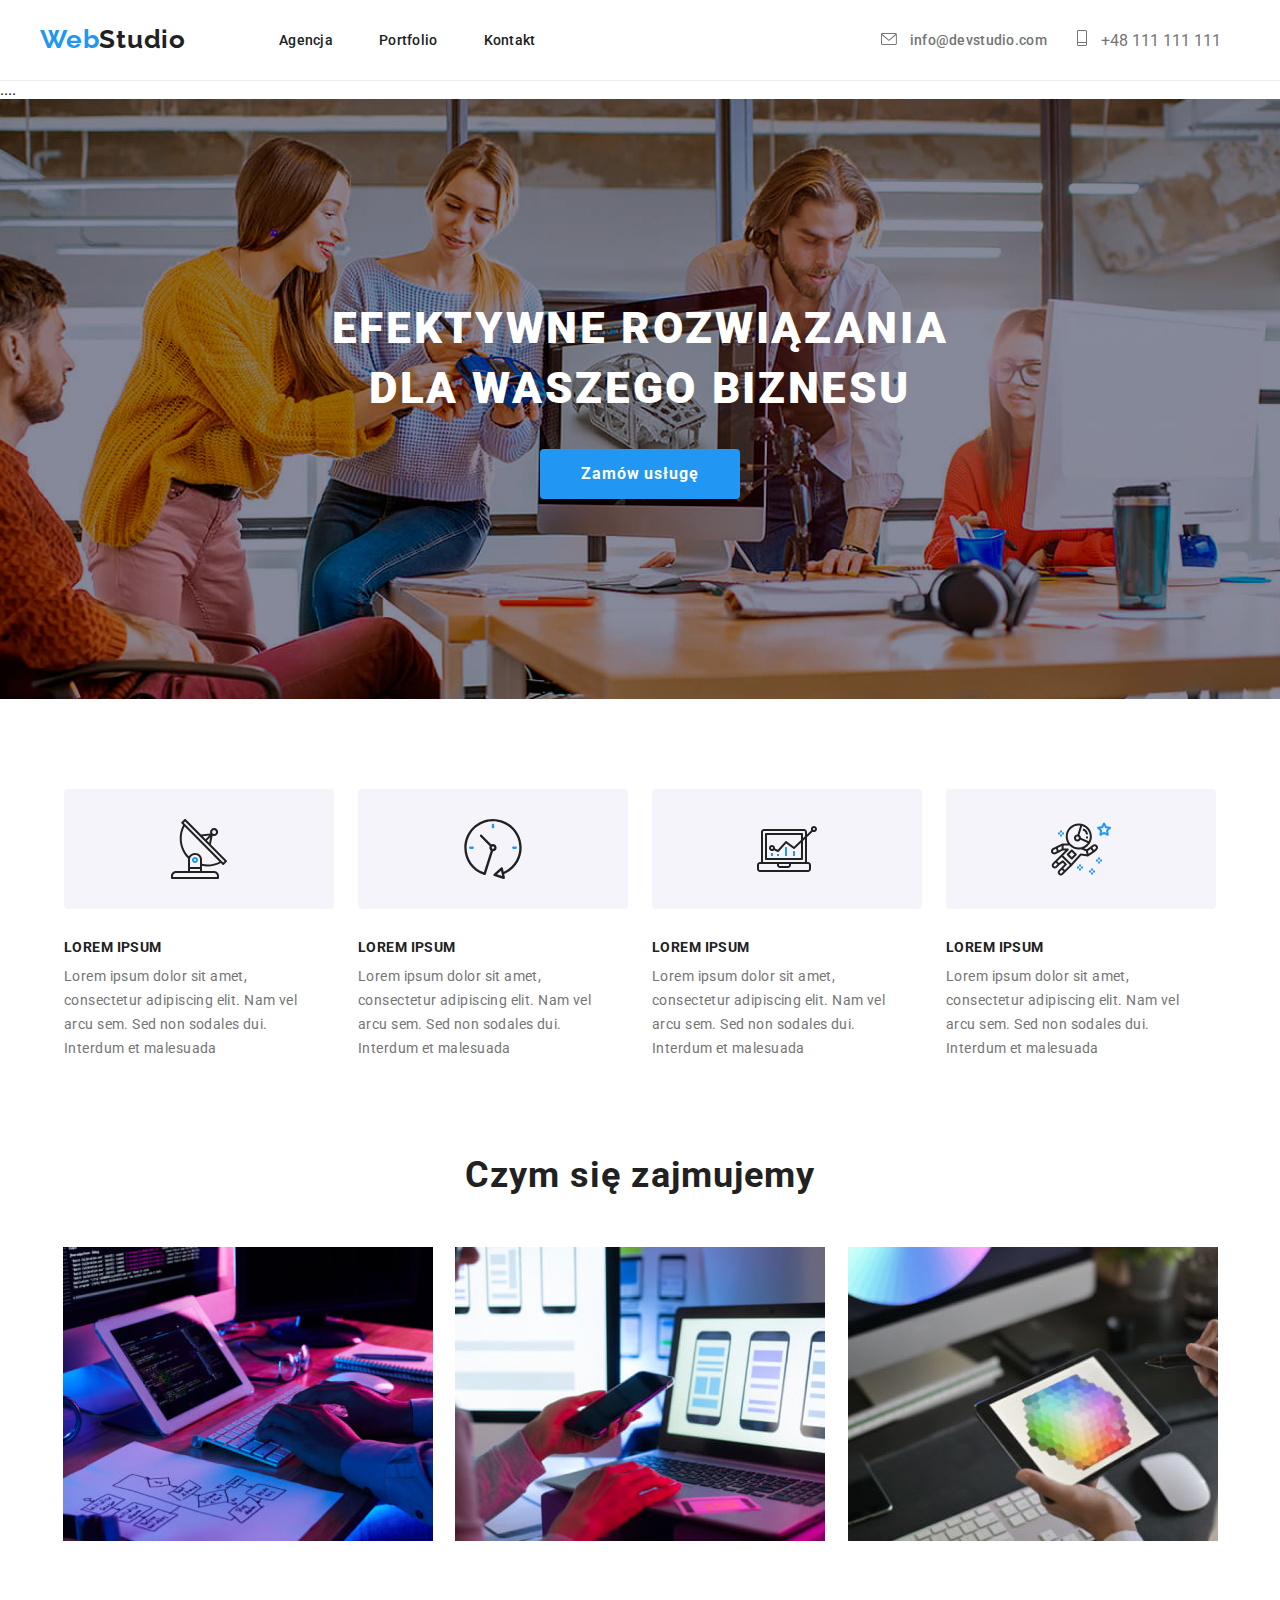
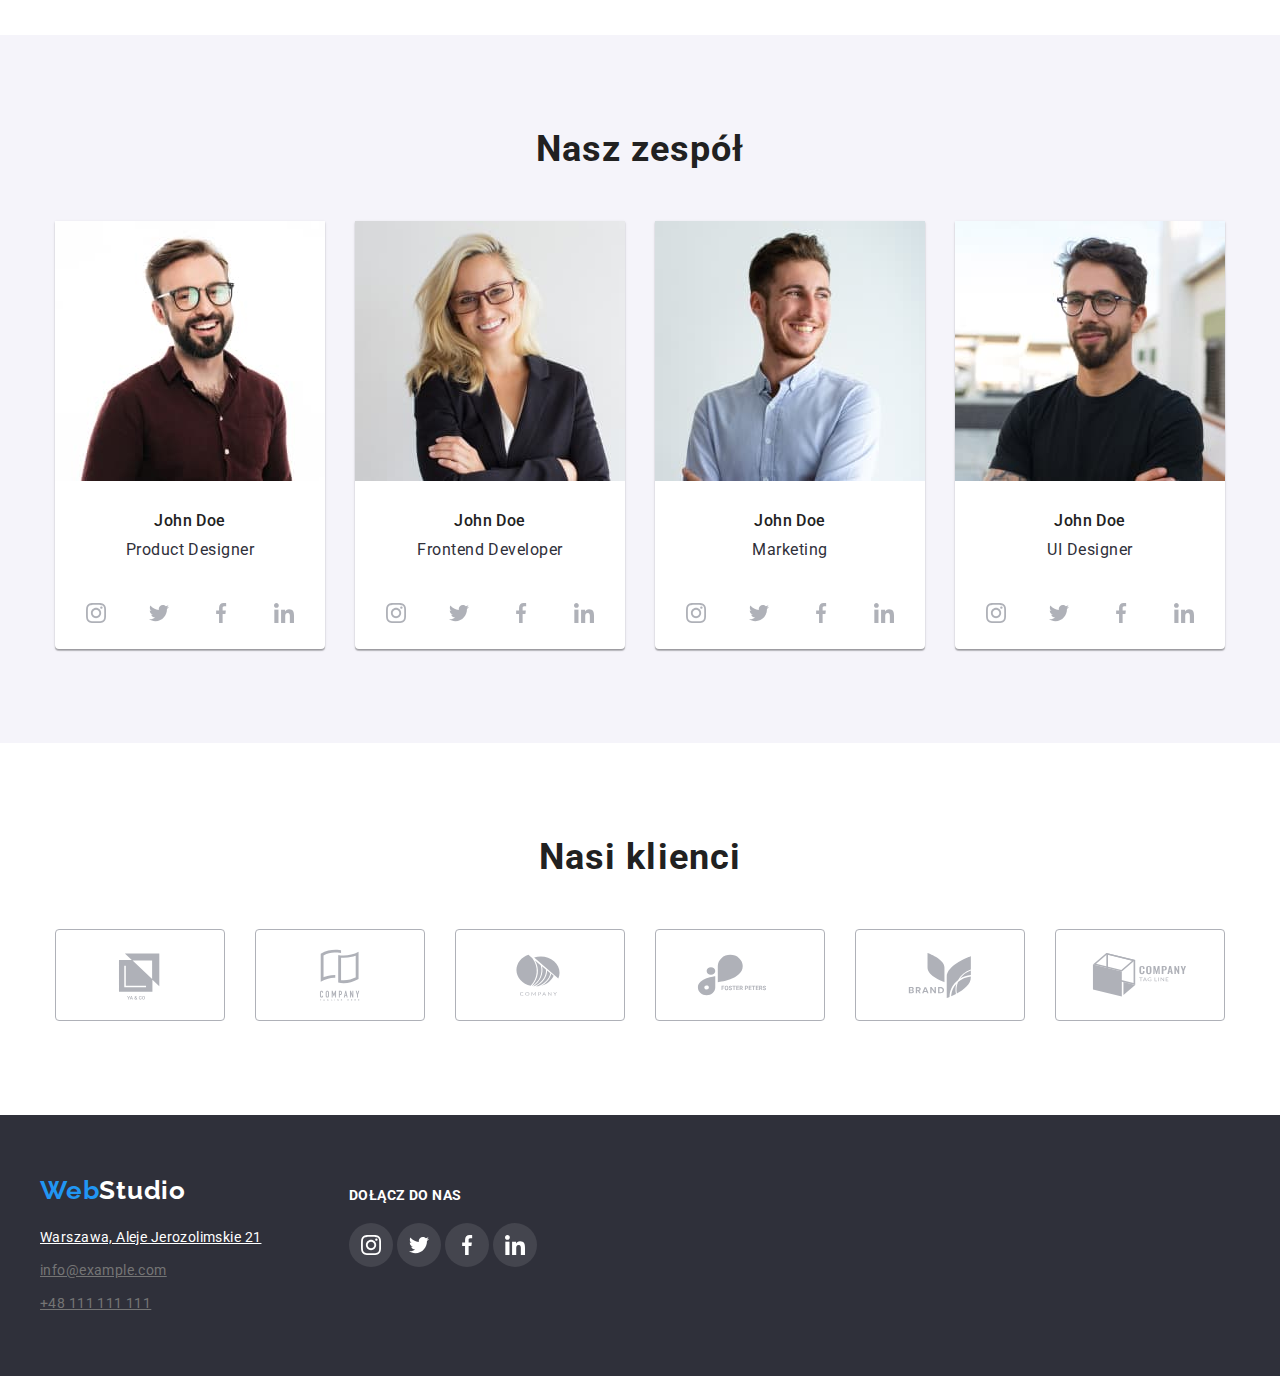
<file: index.html>
<!DOCTYPE html>
<html lang="en">
<head>
    <meta charset="UTF-8">
    <meta http-equiv="X-UA-Compatible" content="IE=edge">
    <meta name="viewport" content="width=device-width, initial-scale=1.0">
    <link rel="stylesheet" href="https://cdnjs.cloudflare.com/ajax/libs/modern-normalize/1.0.0/modern-normalize.min.css"/>
    <link rel="stylesheet" href="./css/style.css">
    <link rel="preconnect" href="https://fonts.googleapis.com">
<link rel="preconnect" href="https://fonts.gstatic.com" crossorigin>
<link href="https://fonts.googleapis.com/css2?family=Raleway:wght@700&family=Roboto:wght@400;500;700;900&display=swap" rel="stylesheet">
    <title>EFEKTYWNE ROZWIĄZANIA DLA WASZEGO BIZNESU</title>
</head>
<body>
    <header class="header">
      <div class="container">
        <a class="navigation-logo" href="./index.html">Web<span class="header-logo">Studio</span></a>
       <nav class="navigation">
           <ul class="nav-list list">
               <li class="nav-link">
                   <a class="nav-link-item link" href="index.html">Agencja</a>
                </li>
               <li class="nav-link">
                   <a class="nav-link-item link" href="portfolio.html">Portfolio</a>
                </li>
               <li class="nav-link">
                   <a class="nav-link-item link" href="#">Kontakt</a>
                </li>
           </ul>
       </nav> 
       <p class="icon-mail">
        <a class="mail-address link" href="info@devstudio.com">
              <svg class="icon" width="16px" height="12px">
               <use href="./Images/icon.svg#icon-envelope"></use>
           </svg>
            info@devstudio.com
        </a>
        </p>
        <p class="icon-phone">
        <a class="phone-number link" href="tel:+48111111111">
            <svg class="icon" width="10px" height="16px">
                <use href="./Images/icon.svg#icon-Vector"></use>
            </svg>
            +48 111 111 111</a>
        </p>
      </div>
    </header>....


    <!--HERO -->


<main>
    <section>
<div class="main-section">
    <h1 class="main-text">EFEKTYWNE ROZWIĄZANIA DLA WASZEGO BIZNESU </h1>
    <button class="main-button" type="button">Zamów usługę</button>
</div>
<div class="container">
    <ul class="description-box">
        <li class="description-list">
            <p class="icon-box">
                <svg class="icon-lorem" width="60px" height="60px">
                    <use href="./Images/icon.svg#icon-antenna-1"></use>
                </svg>
            </p>
            <p class="description-name">LOREM IPSUM</p>
            <p class="description-text">Lorem ipsum dolor sit amet, consectetur adipiscing elit. Nam vel arcu sem. Sed non sodales dui. Interdum et malesuada</p>
        </li>
        <li class="description-list">
            <p class="icon-box">
                <svg class="icon-lorem" width="60px" height="60px">
                    <use href="./Images/icon.svg#icon-clock-1"></use>
                </svg>
            </p>
            <p class="description-name">LOREM IPSUM</p>
            <p class="description-text">Lorem ipsum dolor sit amet, consectetur adipiscing elit. Nam vel arcu sem. Sed non sodales dui. Interdum et malesuada</p>
        </li>
        <li class="description-list">
            <p class="icon-box">
                <svg class="icon-lorem" width="60px" height="60px">
                    <use href="./Images/icon.svg#icon-diagram-1"></use>
                </svg>
            </p>
            <p class="description-name">LOREM IPSUM</p>
            <p class="description-text">Lorem ipsum dolor sit amet, consectetur adipiscing elit. Nam vel arcu sem. Sed non sodales dui. Interdum et malesuada</p>
        </li >
        <li class="description-list">
            <p class="icon-box">
                <svg class="icon-lorem" width="60px" height="60px">
                    <use href="./Images/icon.svg#icon-astronaut-1"></use>
                </svg>
            </p>
            <p class="description-name">LOREM IPSUM</p>
            <p class="description-text">Lorem ipsum dolor sit amet, consectetur adipiscing elit. Nam vel arcu sem. Sed non sodales dui. Interdum et malesuada</p>
        </li>
    </ul>
</div>
</section>


<!-- Czym się zajmujemy -->


<section class="section">
    <div class="what-we-do">
    <h2 class="second-heading">Czym się zajmujemy</h2>
    </div>
    <div class="container">
       <ul class="company-work">
           <li class="company-work-list">
               <img class="company-work-img" src="Images/WhatWeDo1.jpg.jpg" alt="Osoba pisze kod" width="370" height="294">
            </li>
           <li class="company-work-list">
               <img class="company-work-img" src="Images/WhatWeDo2.jpg.jpg" alt="Osoba porównuje smartwona z projektem" width="370" height="294">
            </li>
           <li class="company-work-list">
               <img class="company-work-img" src="Images/WhatWeDo3.jpg.jpg" alt="Osoba wybiera kolor z palety na tablecie" width="370" height="294">
            </li>
       </ul>
    </div>
</section>


<!-- Nasz zespół -->

<section class="section-gallery">
    <div class="container">
<h2 class="second-heading">Nasz zespół</h2>
<ul class="gallery">
    <li class="gallery-list">
        <img class="gallery-photo" src="Images/img.jpg" alt="John Doe Product Designer" width="260" height="270">
        <h3 class="crew-name">John Doe</h3>
        <p class="member-stand">Product Designer</p>
        <ul class="media">
            <li class="media-list-icon">
                <a href="#" class="media-link">
                    <svg class="media-icon" width="20px" height="20px">
                        <use href="./Images/icon.svg#icon-instagram-2"></use>
                    </svg>
                </a>
            </li>
            <li class="media-list-icon">
                <a href="#" class="media-link">
                    <svg class="media-icon" width="20px" height="20px">
                        <use href="./Images/icon.svg#icon-twitter-1"></use>
                    </svg>
                </a>
            </li>
            <li class="media-list-icon">
                <a href="#" class="media-link">
                    <svg class="media-icon" width="20px" height="20px">
                        <use href="./Images/icon.svg#icon-facebook-1"></use>
                    </svg>
                </a>
            </li>
            <li class="media-list-icon">
                <a href="#" class="media-link">
                    <svg class="media-icon" width="20px" height="20px">
                        <use href="./Images/icon.svg#icon-linkedin-1"></use>
                    </svg>
                </a>
            </li>
        </ul>
    </li>
    <li class="gallery-list">
        <img class="gallery-photo" src="Images/img-1.jpg" alt="John Doe Frontend Developer" width="260" height="270">
        <h3 class="crew-name">John Doe</h3>
        <p class="member-stand">Frontend Developer</p>
        <ul class="media">
            <li class="media-list-icon">
                <a href="#" class="media-link">
                    <svg class="media-icon" width="20px" height="20px">
                        <use href="./Images/icon.svg#icon-instagram-2"></use>
                    </svg>
                </a>
            </li>
            <li class="media-list-icon">
                <a href="#" class="media-link">
                    <svg class="media-icon" width="20px" height="20px">
                        <use href="./Images/icon.svg#icon-twitter-1"></use>
                    </svg>
                </a>
            </li>
            <li class="media-list-icon">
                <a href="#" class="media-link">
                    <svg class="media-icon" width="20px" height="20px">
                        <use href="./Images/icon.svg#icon-facebook-1"></use>
                    </svg>
                </a>
            </li>
            <li class="media-list-icon">
                <a href="#" class="media-link">
                    <svg class="media-icon" width="20px" height="20px">
                        <use href="./Images/icon.svg#icon-linkedin-1"></use>
                    </svg>
                </a>
            </li>
        </ul>
    </li>
    <li class="gallery-list">
        <img class="gallery-photo" src="Images/img-2.jpg" alt="John Doe Marketing" width="260" height="270">
        <h3 class="crew-name">John Doe</h3>
        <p class="member-stand">Marketing</p>
        <ul class="media">
            <li class="media-list-icon">
                <a href="#" class="media-link">
                    <svg class="media-icon" width="20px" height="20px">
                        <use href="./Images/icon.svg#icon-instagram-2"></use>
                    </svg>
                </a>
            </li>
            <li class="media-list-icon">
                <a href="#" class="media-link">
                    <svg class="media-icon" width="20px" height="20px">
                        <use href="./Images/icon.svg#icon-twitter-1"></use>
                    </svg>
                </a>
            </li>
            <li class="media-list-icon">
                <a href="#" class="media-link">
                    <svg class="media-icon" width="20px" height="20px">
                        <use href="./Images/icon.svg#icon-facebook-1"></use>
                    </svg>
                </a>
            </li>
            <li class="media-list-icon">
                <a href="#" class="media-link">
                    <svg class="media-icon" width="20px" height="20px">
                        <use href="./Images/icon.svg#icon-linkedin-1"></use>
                    </svg>
                </a>
            </li>
        </ul>
    </li>
    <li class="gallery-list">
        <img class="gallery-photo" src="Images/img-3.jpg" alt="John Doe UI Designer" width="260" height="270">
        <h3 class="crew-name">John Doe</h3>
        <p class="member-stand">UI Designer</p>
       <ul class="media">
            <li class="media-list-icon">
                <a href="#" class="media-link">
                    <svg class="media-icon" width="20px" height="20px">
                        <use href="./Images/icon.svg#icon-instagram-2"></use>
                    </svg>
                </a>
            </li>
            <li class="media-list-icon">
                <a href="#" class="media-link">
                    <svg class="media-icon" width="20px" height="20px">
                        <use href="./Images/icon.svg#icon-twitter-1"></use>
                    </svg>
                </a>
            </li>
            <li class="media-list-icon">
                <a href="#" class="media-link">
                    <svg class="media-icon" width="20px" height="20px">
                        <use href="./Images/icon.svg#icon-facebook-1"></use>
                    </svg>
                </a>
            </li>
            <li class="media-list-icon">
                <a href="#" class="media-link">
                    <svg class="media-icon" width="20px" height="20px">
                        <use href="./Images/icon.svg#icon-linkedin-1"></use>
                    </svg>
                </a>
            </li>
        </ul>
</ul>
    </div>
</section>

<section class="clients section">
    <div class="container">
        <h2 class="second-heading">Nasi klienci</h2>
        <ul class="clients">
            <li class="client-list">
                <a class="client-link" href="#">
                    <svg class="client-logo" width="106px" height="60px" >
                        <use href="./Images/icon.svg#icon-Logo"></use>
                    </svg>
                </a>
            </li>
            <li class="client-list">
                <a class="client-link" href="#">
                    <svg class="client-logo" width="106px" height="60px" >
                        <use href="./Images/icon.svg#icon-Logo-1"></use>
                    </svg>
                </a>
            </li>
            <li class="client-list">
                <a class="client-link" href="#">
                    <svg class="client-logo" width="106px" height="60px" >
                        <use href="./Images/icon.svg#icon-Logo-2"></use>
                    </svg>
                </a>
            </li>
            <li class="client-list">
                <a class="client-link" href="#">
                    <svg class="client-logo" width="106px" height="60px" >
                        <use href="./Images/icon.svg#icon-Logo-3"></use>
                    </svg>
                </a>
            </li>
            <li class="client-list">
                <a class="client-link" href="#">
                    <svg class="client-logo" width="106px" height="60px" >
                        <use href="./Images/icon.svg#icon-Logo-4"></use>
                    </svg>
                </a>
            </li>
            <li class="client-list">
                <a class="client-link" href="#">
                    <svg class="client-logo" width="106px" height="60px" >
                        <use href="./Images/icon.svg#icon-Logo-5"></use>
                    </svg>
                </a>
            </li>
        </ul>
    </div>
</section>
</main>
<footer class="contact-box">
    <div class="container">
        <div class="display-box">
    <section class="section-footer">
    <h3 class="footer-heading">
        <a class="navigation-logo" href="./index.html">Web<span class="footer-logo">Studio</span></a>
    </h3>
    <address>
        <ul class="contact-list">
            <li class="contact-list-item">
                <a class="map-link" href="https://goo.gl/maps/KTg1pb1Rxh6M7XKi7" target="blank"> Warszawa, Aleje Jerozolimskie 21</a></li>
            <li class="contact-list-item">
                <a class="contact-link" href="mailto:info@example.com">info@example.com</a></li>
            <li class="contact-list-item">
                <a class="contact-link" href="tel:+48111111111">+48 111 111 111</a></li>
        </ul>
    </address>
    </section>
    <div class="media-footer">
    <h3 class="header-footer">Dołącz do nas</h3>
    <ul>
        <li class="list-footer">
            <a href="" class="link-footer_icon">
                <svg class="icon-footer" width="20px" height="20px">
                    <use href="./Images/icon.svg#icon-instagram-2"></use>
                </svg>
            </a>
        </li>
        <li class="list-footer">
            <a href="" class="link-footer_icon">
                <svg class="icon-footer" width="20px" height="20px">
                    <use href="./Images/icon.svg#icon-twitter-1"></use>
                </svg>
            </a>
        </li>
        <li class="list-footer">
            <a href="" class="link-footer_icon">
                <svg class="icon-footer" width="20px" height="20px">
                    <use href="./Images/icon.svg#icon-facebook-1"></use>
                </svg>
            </a>
        </li>
        <li class="list-footer">
            <a href="" class="link-footer_icon">
                <svg class="icon-footer" width="20px" height="20px">
                    <use href="./Images/icon.svg#icon-linkedin-1"></use>
                </svg>
            </a>
        </li>
    </ul>
    </div>
    </div>
    </div>
</footer>
</body>
</html>
</file>
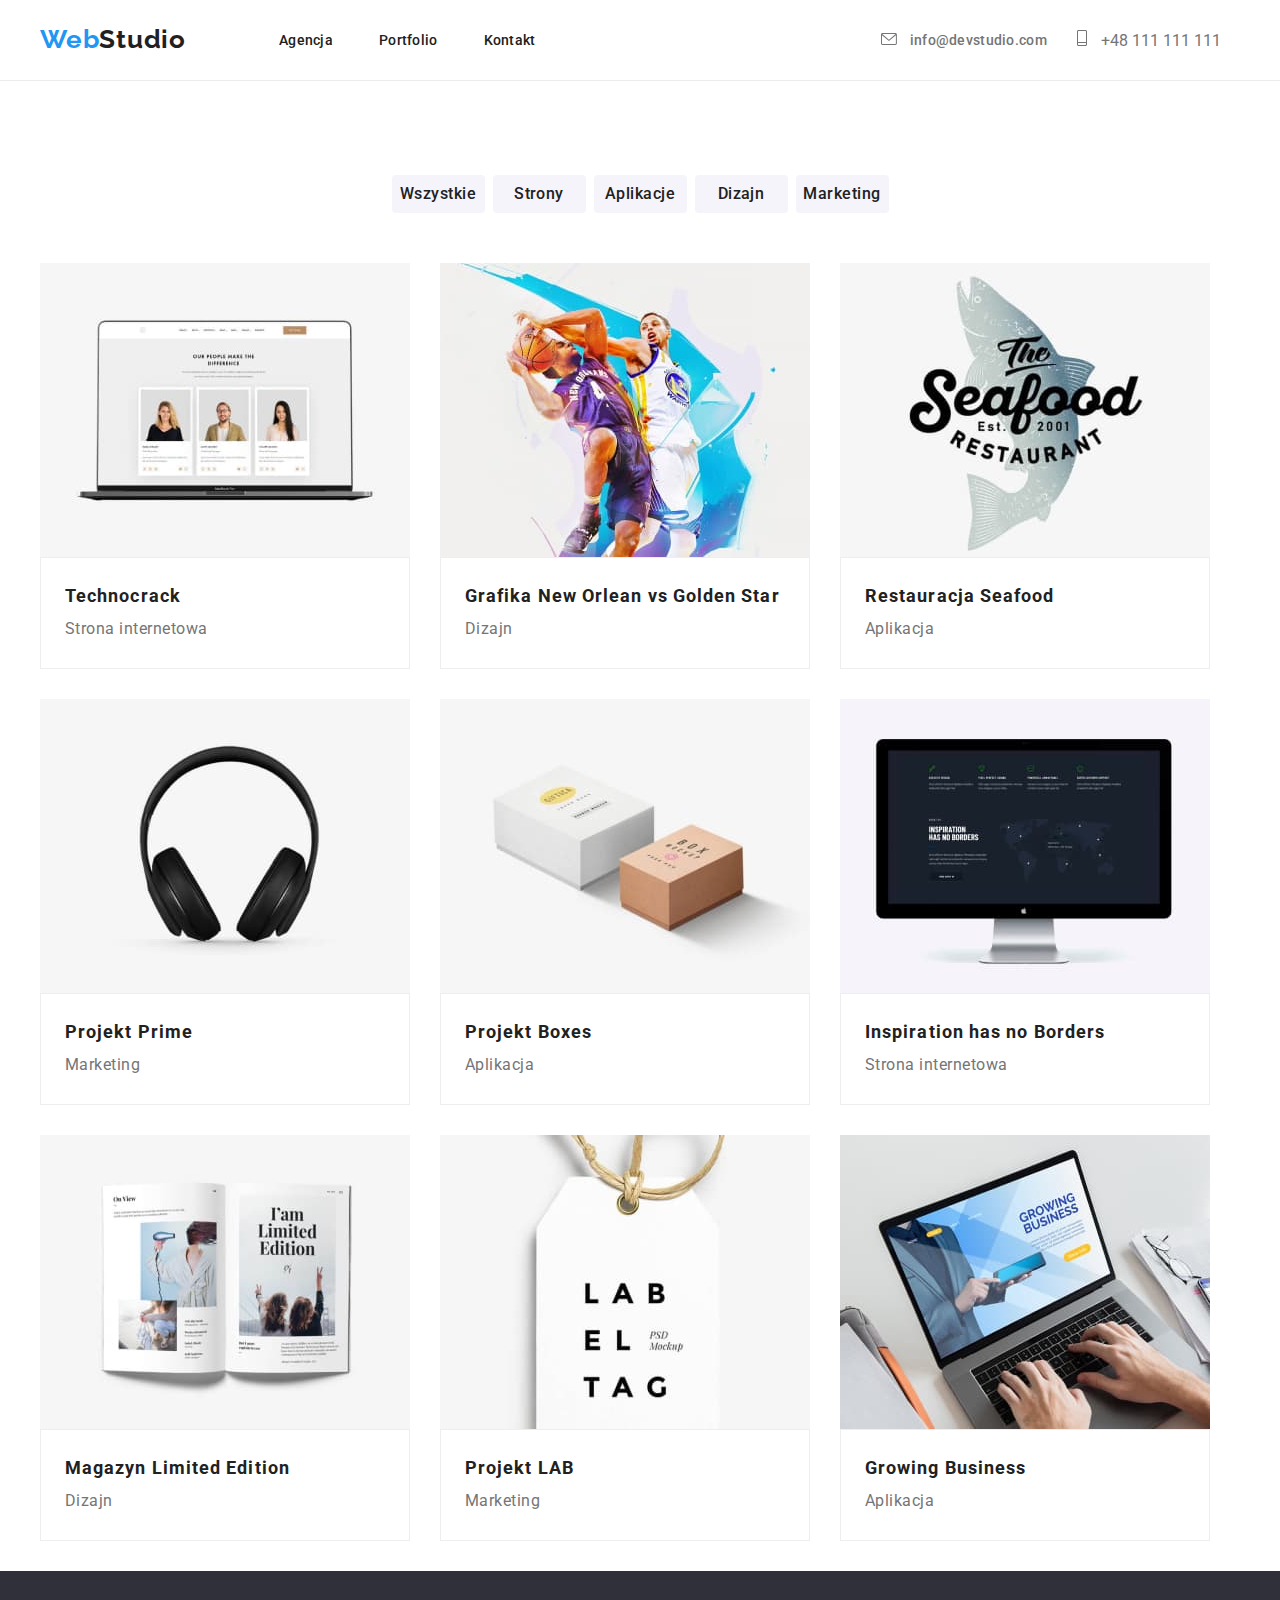
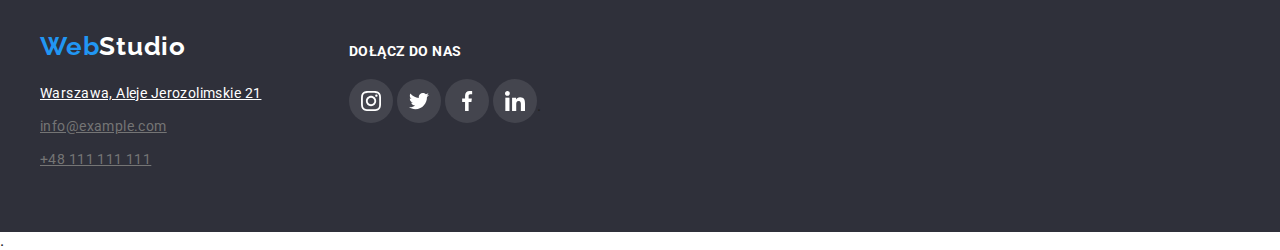
<file: portfolio.html>
<!DOCTYPE html>
<html lang="en">
<head>
    <meta charset="UTF-8">
    <meta http-equiv="X-UA-Compatible" content="IE=edge">
    <meta name="viewport" content="width=device-width, initial-scale=1.0">
    <link rel="stylesheet" href="https://cdnjs.cloudflare.com/ajax/libs/modern-normalize/1.0.0/modern-normalize.min.css"/>
    <link rel="stylesheet" href="./css/style.css">
    <link rel="preconnect" href="https://fonts.googleapis.com">
<link rel="preconnect" href="https://fonts.gstatic.com" crossorigin>
<link href="https://fonts.googleapis.com/css2?family=Raleway:wght@700&family=Roboto:wght@400;500;700;900&display=swap" rel="stylesheet">
    <title>Portfolio</title>
</head>
<body>
     <header class="header">
      <div class="container">
        <a class="navigation-logo" href="./index.html">Web<span class="header-logo">Studio</span></a>
       <nav class="navigation">
           <ul class="nav-list list">
               <li class="nav-link">
                   <a class="nav-link-item link" href="index.html">Agencja</a>
                </li>
               <li class="nav-link">
                   <a class="nav-link-item link" href="portfolio.html">Portfolio</a>
                </li>
               <li class="nav-link">
                   <a class="nav-link-item link" href="#">Kontakt</a>
                </li>
           </ul>
       </nav> 
       <p class="icon-mail">
        <a class="mail-address link" href="info@devstudio.com">
              <svg class="icon" width="16px" height="12px">
               <use href="./Images/icon.svg#icon-envelope"></use>
           </svg>
            info@devstudio.com
        </a>
        </p>
        <p class="icon-phone">
        <a class="phone-number link" href="tel:+48111111111">
            <svg class="icon" width="10px" height="16px">
                <use href="./Images/icon.svg#icon-Vector"></use>
            </svg>
            +48 111 111 111</a>
        </p>
      </div>
    </header>
    <main>
        <div class="container">
        <section class="portfolio-buttons">
             <h4 hidden class="box">Ten element ma być niewidoczny</h4>
        <ul class="btn-box">
            <li class="button-list">
                <button class="btn-item" type="button">Wszystkie</button>
            <li class="button-list">
                <button class="btn-item" type="button">Strony</button>
            <li class="button-list">
                <button class="btn-item" type="button">Aplikacje</button>
            <li class="button-list">
                <button class="btn-item" type="button">Dizajn</button>
            <li class="button-list">
                <button class="btn-item" type="button">Marketing</button>
        </ul>
        </section>
        </div>
        <div class="container">
        <section class="section-img">
          <h4 hidden class="box">Ten element ma być niewidoczny</h4>
            <ul class="img-box">
                <li class="img-list">
                    <img class="photo-item" src="Images/img-9.jpg" alt="Strona na komputerze" width="370" height="294">
                    <div class="text-border">
                    <p class="img-name">Technocrack</p>
                    <p class="function">Strona internetowa</p>
                    </div>
                </li>
                <li class="img-list">
                    <img class="photo-item" src="Images/img-10.jpg" alt="Grafika przedstawiająca koszykarzy" width="370" height="294">
                     <div class="text-border">
                    <p class="img-name">Grafika New Orlean vs Golden Star</p>
                    <p class="function">Dizajn</p>
                     </div>
                </li>
                <li class="img-list">
                    <img class="photo-item" src="Images/img-11.jpg" alt="Logo restauracji" width="370" height="294">
                     <div class="text-border">
                    <p class="img-name">Restauracja Seafood</p>
                    <p class="function">Aplikacja</p>
                     </div>
                </li>
                <li class="img-list">
                    <img class="photo-item" src="Images/img-12.jpg" alt="Zdjęcie słuchawek" width="370" height="294">
                     <div class="text-border">
                    <p class="img-name">Projekt Prime</p>
                    <p class="function">Marketing</p>
                     </div>
                </li>
                <li class="img-list">
                    <img class="photo-item" src="Images/img-4.jpg" alt="Dwa pudełka na zdjęciu" width="370" height="294">
                     <div class="text-border">
                    <p class="img-name">Projekt Boxes</p>
                    <p class="function">Aplikacja</p>
                     </div>
                </li>
                <li class="img-list">
                    <img class="photo-item" src="Images/img-5.jpg" alt="Grafika przedstawiająca monitor" width="370" height="294">
                     <div class="text-border">
                    <p class="img-name">Inspiration has no Borders</p>
                    <p class="function">Strona internetowa</p>
                     </div>
                </li>
                <li class="img-list">
                    <img class="photo-item" src="Images/img-6.jpg" alt="Zdjęcie czasopisma" width="370" height="294">
                     <div class="text-border">
                    <p class="img-name">Magazyn Limited Edition</p>
                    <p class="function">Dizajn</p>
                     </div>
                </li>
                <li class="img-list">
                    <img class="photo-item" src="Images/img-7.jpg" alt="Zdjęcie metki" width="370" height="294">
                     <div class="text-border">
                    <p class="img-name">Projekt LAB</p>
                    <p class="function">Marketing</p>
                     </div>
                </li>
                <li class="img-list">
                    <img class="photo-item" src="Images/img-8.jpg" alt="Osoba przeglada strone" width="370" height="294">
                     <div class="text-border">
                    <p class="img-name">Growing Business</p>
                    <p class="function">Aplikacja</p>
                     </div>
                </li>
            </ul>
        </section>
        </div>
    </main>
    <footer class="contact-box">
    <div class="container">
        <div class="display-box">
    <section class="section-footer">
    <h3 class="footer-heading">
        <a class="navigation-logo" href="./index.html">Web<span class="footer-logo">Studio</span></a>
    </h3>
    <address>
        <ul class="contact-list">
            <li class="contact-list-item">
                <a class="map-link" href="https://goo.gl/maps/KTg1pb1Rxh6M7XKi7" target="blank"> Warszawa, Aleje Jerozolimskie 21</a></li>
            <li class="contact-list-item">
                <a class="contact-link" href="mailto:info@example.com">info@example.com</a></li>
            <li class="contact-list-item">
                <a class="contact-link" href="tel:+48111111111">+48 111 111 111</a></li>
        </ul>
    </address>
    </section>
    <ul class="media-footer">
        <h3 class="header-footer">Dołącz do nas</h3>
        <li class="list-footer">
            <a href="" class="link-footer_icon">
                <svg class="icon-footer" width="20px" height="20px">
                    <use href="./Images/icon.svg#icon-instagram-2"></use>
                </svg>
            </a>
        </li>
        <li class="list-footer">
            <a href="" class="link-footer_icon">
                <svg class="icon-footer" width="20px" height="20px">
                    <use href="./Images/icon.svg#icon-twitter-1"></use>
                </svg>
            </a>
        </li>
        <li class="list-footer">
            <a href="" class="link-footer_icon">
                <svg class="icon-footer" width="20px" height="20px">
                    <use href="./Images/icon.svg#icon-facebook-1"></use>
                </svg>
            </a>
        </li>
        <li class="list-footer">
            <a href="" class="link-footer_icon">
                <svg class="icon-footer" width="20px" height="20px">
                    <use href="./Images/icon.svg#icon-linkedin-1"></use>
                </svg>
            </a>
        </li>.
    </ul>
    </div>
    </div>
</footer>
</body>
</html>.
</file>
<file: css/style.css>
:root {
    --main-font: 'Roboto', sans-serif;
    --secondary-font: font-family: 'Raleway', sans-serif;
   --main-color: #2196F3;
   --black-color:#212121;
   --white-color:#FFFFFF;
   --address-color:#757575;
   --description-color:#2F303A;
   --crew-background: #F5F4FA;
   --icon-color:#AFB1B8;
   --border-clients:#AFB1B8;
   --media-bgr-footer:rgba(255, 255, 255, 0.1);
}
 
body {
font-family: var(--main-font);
color:var(--black-color);
}

h1,
h2,
h3,
h4,
h5,
h6,
ul,
p {
    margin: 0;
    padding: 0;
}



/* ============ COMPONENTS =========== */
.header-logo {
    color: var(--black-color);
}
.footer-logo {
    color: var(--white-color);
}

/* ============ END COMPONENTS =========== */

/* ============ HEADER =========== */

.container {
    width: 1200px;
    margin: 0 auto;
}

.header {
    border-bottom: 1px solid #ECECEC;
}

.main-text {
display: block;
text-align: center;
width: 696px;
height: 120px;


}

img {
    display: block;
}

.list {
    list-style: none;
}
.link {
    text-decoration: none;
}

.header .container {
    display: flex;
    align-items: center;
}


.navigation {
    display: flex;
}

.nav-link:not(:last-child) {
    margin-right: 46px;
}

.nav-list {
    display:flex;
    align-items: center;
}


.main-section  {
    padding: 200px 0 200px 0;
    flex-direction:column;
    display: flex;
    align-items: center;
    background-image:url(../Images/Img-background.jpg);
    background-size: 1600px;
    background-position:center;
    background-repeat: no-repeat;
}

.main-text {
    margin-bottom: 30px;
    font-size: 44px;
    display: block;
    align-items: center;
}

.main-button  {
    display: block;
    width: 200px;
    height: 50px;
    margin: 0 auto;
    align-items: center;
    text-align: center;
    border-style: none;
    border-radius: 4px;
}

.description {
    display: block;

}

.company-work{
    display: flex;
    justify-content: space-evenly;
}

.company-work-list {
    list-style-type: none;
    
}

.company-work-img {
    width: 370px;
    height: 294px;
    
}

.section {
    padding: 94px 0px;
   
}

.second-heading {
    margin-bottom: 50px;
}

.what-we-do{
     text-align: center;
}

.section-gallery {
     padding: 94px 0px;
    background-color:var(--crew-background);
    display:block
}


.gallery {
    display: flex;
    justify-content: center;
}

.gallery-list {
    display: block;
    background-color: var(--white-color);
    list-style-type:none;
    box-shadow: 0px 1px 3px rgba(0, 0, 0, 0.12),
 0px 1px 1px rgba(0, 0, 0, 0.14),
  0px 2px 1px rgba(0, 0, 0, 0.2);
border-radius: 0px 0px 4px 4px;
    width: 270px;
    height: 428px
}

.gallery-list:not(:last-child) {
    margin-right:30px
}

.gallery-photo {
width: 270px;
height: 260px;
}

.section-footer {
    padding: 60px 0 60px;
}

.contact-list {
    list-style-type:none;
}

.contact-list-item:not(:last-child) {
    margin-bottom: 9px;
}

.footer-heading {
    margin-bottom: 20px;
}

.btn-box {
    display: flex;

}

.button-list {
    list-style-type: none;

}

.btn-box {
    justify-content: center;
    padding: 94px 0 50px;
}


.btn-item {
    width: 93px;
    height: 38px;
    border-radius: 4px;
    border: none;
}

.button-list:not(:last-child) {
    margin-right: 8px;
}

.section-img {
    display: flex;
}

.img-list {
    display: block;
    list-style-type: none;
    margin-bottom: 30px;
}

.img-list:hover,
.img-list:focus {
    box-shadow: 0px 1px 1px rgba(0, 0, 0, 0.12), 
    0px 4px 4px rgba(0, 0, 0, 0.06), 
    1px 4px 6px rgba(0, 0, 0, 0.16);
}

.photo-item {
    width: 370px;
    height: 294px;
}

.img-box {
    display: flex;
    flex-wrap: wrap;
}

.img-list:not(:last-child) {
    margin-right: 30px;
}

.text-border {
    width: 370px;
    padding: 20px 24px 24px;
    border: 1px solid #EEEEEE;
}


.img-name {
    width: 322px;
    height: 36px;
    padding-bottom: 4px;
}

.function {
    width: 322px;
    height: 30px;
}


.navigation-logo{
font-family: 'Raleway';
font-weight: 700;
font-size: 26px;
line-height: 1.192;
letter-spacing: 0.03em;
text-decoration: none;
color: var(--main-color);
margin-right: 93px;
padding: 24px 0px 25px;
}
.nav-link-item,
.mail-address {
    font-weight: 500;
    font-size: 14px;
    line-height: 1.142;
    letter-spacing: 0.02em;
    color: var(--black-color);
    
    
}

.phone-number,
.mail-address {
    color:var(--address-color);
    display: inline;
    align-items: center;
    
}

.nav-link-item:hover,
.nav-link-item:focus,
.mail-address:hover,
.mail-address:focus,
.phone-number:hover,
.phone-number:focus {
    color: var(--main-color);
}

.icon {
    margin-right: 10px;
}

.icon-mail,
.icon-phone {
    display: inline-flex;
    align-items: center;
    justify-content: center;
    fill:var(--address-color);
}

.icon-mail:hover,
.icon-mail:focus,
.icon-phone:hover,
.icon-phone:focus,
.icon:hover,
.icon:focus {
    fill: var(--main-color);
}

.icon-mail {
    margin-left: 345px;
}

.icon-phone {
    margin-left: 30px;
}



.nav-link-item-p {
    font-weight: 500;
    font-size: 14px;
    line-height: 1.142;
    letter-spacing: 0.02em;
    color: var(--main-color);
    
}

/* ============ END HEADER =========== */

/* ============ WHAT WE DO =========== */

.contact-box {
    background-color:var(--description-color);
}

.display-box {
display: flex;

}
.main-text {
font-weight: 900;
font-size: 44px;
line-height: 1.363;
text-align: center;
letter-spacing: 0.06em;
text-transform: uppercase;
color: var(--white-color);
}

.main-button {
    display: block;
font-weight: 700;
font-size: 16px;
line-height: 1.875;
letter-spacing: 0.06em;
background: var(--main-color);
color: var(--white-color);
cursor: pointer
}

.description-box {
    padding-top: 90px;
    justify-content: space-evenly;
    flex-basis: calc(100% / 4 -30px);
    display: flex;
}

.description-list {
    padding-right: 30px;
    list-style-type: none;
    width: 270px;
}

.icon-box {
    width: 270px;
    height: 120px;
    background-color: var(--background-team);
    border-radius: 4px;
    display: flex;
    align-items: center;
    justify-content: center;
    margin-bottom: 30px;
    background: var(--crew-background);
}


.description-name {
    margin-bottom: 10px;
}

.description-name{
font-weight: 700;
font-size: 14px;
line-height: 1.142;
letter-spacing: 0.03em;
text-transform: uppercase;
color:var(--black-color);
}
.description-text{
display: block;
font-weight: 400;
font-size: 14px;
line-height: 1.714;
letter-spacing: 0.03em;
color: var(--address-color);
}

.second-heading {
font-weight: 700;
font-size: 36px;
line-height: 1.166;
text-align: center;
letter-spacing: 0.03em;
color:var(--black-color);
}

/* ============ END WHAT WE DO =========== */

/* ============ CREW =========== */
.crew-name {
font-weight: 500;
font-size: 16px;
line-height: 1.187;
text-align: center;
letter-spacing: 0.03em;
padding-top: 30px;
color:var(--black-color);
}

.member-stand {
font-weight: 400;
font-size: 16px;
line-height: 1.187;
text-align: center;
letter-spacing: 0.03em;
padding: 10px 0 16px;
color: var(--description-color);
}

.media {
    display: flex;
    align-items: center;
    justify-content: space-evenly;
    padding-top: 16px;
}

.media-list-icon {
    display: flex;
    list-style-type: none;
}

.media-link {
    display: flex;
    width: 44px;
    height: 44px;
    border-radius: 50%;
    align-items: center;
    justify-content: center;
    fill:var(--icon-color);
    background-color: var(--white-color);
}

.media-link:hover,
.media-link:focus {
    fill:var(--white-color);
    background-color:var(--main-color)

}


.media-icon:hover {
    fill: var(--white-color);
}

/* ============ END CREW =========== */

/* ============ CLIENTS =========== */


.clients {
    justify-content: center;
    display: flex;
}

.client-list {
    display:flex;
    justify-content: center;
    border: 1px solid var(--border-clients);
    box-sizing: border-box;
    border-radius: 4px;
    width: 170px;
    height: 92px;
    list-style-type: none;
}

.client-list:not(:last-child) {
    margin-right: 30px;
}

.client-link {
    width: 170px;
    height: 92px;
    display: flex;
    fill:var(--icon-color);
    align-items: center;
    justify-content: center;
}

.client-logo {
    display: flex;
    align-items: center;
}

.client-list:hover,
.client-list:focus {
    border: 1px solid var(--main-color);
}

.client-logo:hover,
.client-logo:focus,
.client-link:hover, 
.client-link:focus {
    fill: var(--main-color);
}

/* ============ END CLIENTS =========== */

/* ============ CONTACT =========== */

.map-link {
font-style: normal;
font-weight: 400;
font-size: 14px;
line-height: 1.714;
letter-spacing: 0.03em;
color: var(--white-color);
}

.contact-link {
font-style: normal;
font-weight: 400;
font-size: 14px;
line-height: 1.714;
letter-spacing: 0.03em;
color:var(--address-color);
}

.map-link:hover,
.map-link:focus,
.contact-link:hover,
.contact-link:focus {
    color: var(--main-color);
}

.media-footer {
    display: block;
    text-align: center;
    justify-content: center;
    margin-left: 70px;
}

.header-footer {
    display: flex;
    font-weight: 700;
    font-size: 14px;
    line-height: 16px;
    letter-spacing: 0.03em;
    text-transform: uppercase;
    padding-bottom: 20px;
    color:var(--white-color);
    margin-top: 72px;
}

.list-footer {
    display: inline-block;
    list-style-type: none;
}


.link-footer_icon {
    display: flex;
    width: 44px;
    height: 44px;
    border-radius: 50%;
    align-items: center;
    justify-content: center;
    fill:var(--white-color);
    background-color: var(--media-bgr-footer);
}

.link-footer_icon:hover,
.link-footer_icon:focus {
    background-color:var(--main-color);
}

.icon-footer {
    display: flex;
}
/* ============ END CONTACT =========== */








/* ============ PORTFOLIO =========== */








/* ============ HEADER PORTFOLIO =========== */



.portfolio-link-item-P {
    color: var(--main-color);
}
.portfolio-link-item-P {
    font-style: normal;
    font-weight: 500;
    font-size: 14px;
    line-height: 1.142;
    letter-spacing: 0.02em;
}

.portfolio-link-item,
.portfolio-link-item {
    font-style: normal;
    font-weight: 500;
    font-size: 14px;
    line-height: 1.142;
    letter-spacing: 0.02em;
    color:var(--black-color);
}

.portfolio-link-item:focus,
.portfolio-link-item:hover,
.portfolio-link-item:focus, 
.portfolio-link-item:hover {
    color: var(--main-color);
}
/* ============ END HEADER PORTFOLIO =========== */

/* ============ MAIN PORTFOLIO =========== */
.btn-item {
font-family:var(--main-font) ;
font-weight: 500;
font-size: 16px;
line-height: 1.625;
text-align: center;
letter-spacing: 0.03em;
color: var(--black-color);
background:var(--crew-background);
padding: 0px;
}

.btn-item:hover,
.btn-item:focus {
background-color: var(--main-color);
cursor: pointer;
}

.img-name {
font-weight: 700;
font-size: 18px;
line-height: 2;
letter-spacing: 0.06em;
color:var(--black-color);

}

.function {
font-weight: 400;
font-size: 16px;
line-height: 1.875;
letter-spacing: 0.03em;
color:var(--address-color);
}
/* ============ END MAIN PORTFOLIO =========== */

/* ============ END PORTFOLIO =========== */
</file>
